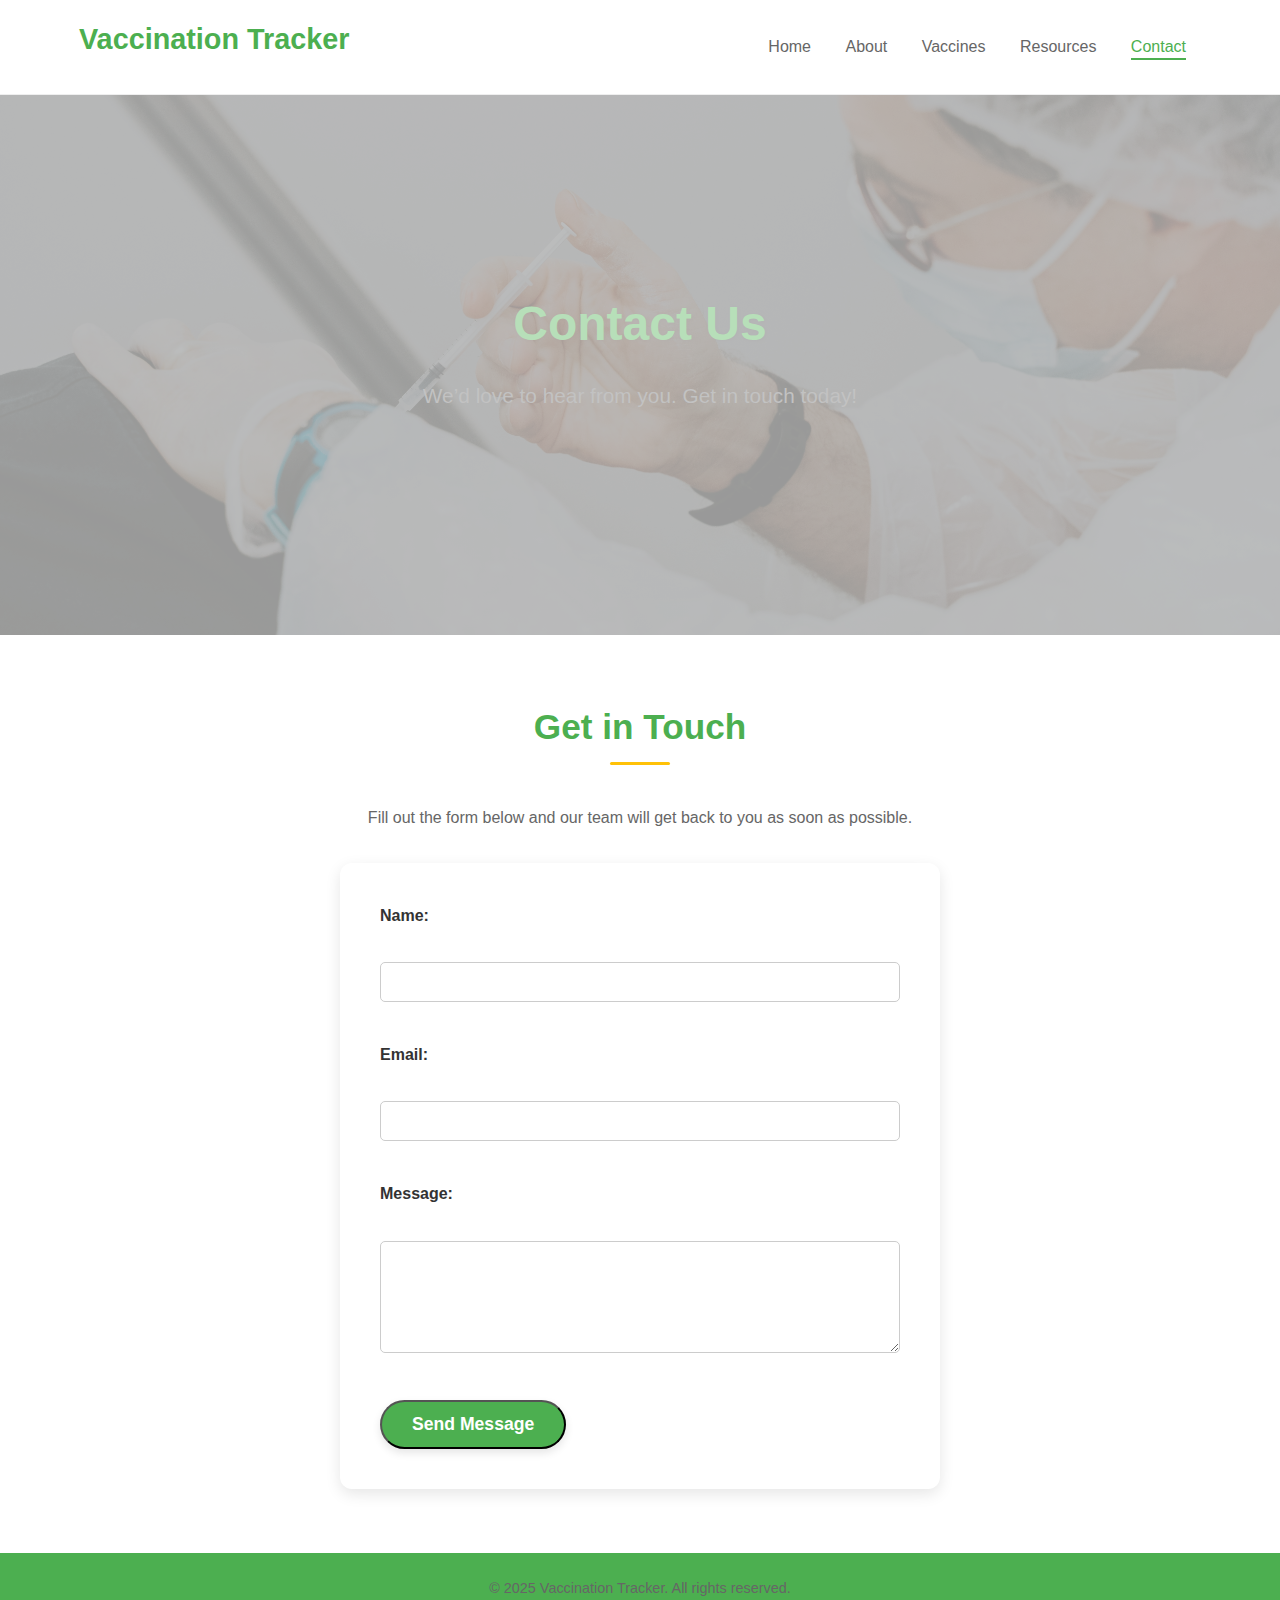
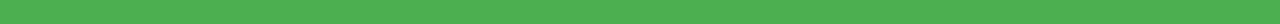
<file: contact.html>
<!DOCTYPE html>
<html lang="en">
<head>
  <meta charset="UTF-8">
  <meta name="viewport" content="width=device-width, initial-scale=1.0">
  <title>Contact | Vaccination Tracker</title>
  <link rel="stylesheet" href="css/style.css">
</head>
<body>
  <!-- ===== HEADER ===== -->
  <header>
    <div class="container">
      <h1>Vaccination Tracker</h1>
     <nav>
  <a href="index.html" >Home</a>
  <a href="about.html" >About</a>
  <a href="vaccines.html" >Vaccines</a>
  <a href="resources.html" >Resources</a>
  <a href="contact.html" class="active">Contact</a>
</nav>
    </div>
  </header>

  <!-- ===== HERO SECTION ===== -->
  <section class="hero" style="background: linear-gradient(rgba(0,0,0,0.6), rgba(0,0,0,0.6)),
              url('../assets/images/vaccine3.jpg') no-repeat center center/cover;">
    <div class="container">
      <h2>Contact Us</h2>
      <p>We’d love to hear from you. Get in touch today!</p>
    </div>
  </section>

  <!-- ===== CONTACT FORM ===== -->
  <section class="features">
    <div class="container">
      <h2>Get in Touch</h2>
      <p>Fill out the form below and our team will get back to you as soon as possible.</p>

      <form action="#" method="post" style="margin-top: 2rem; text-align: left; max-width: 600px; margin-left: auto; margin-right: auto;">
        <div style="margin-bottom: 1rem;">
          <label for="name">Name:</label><br>
          <input type="text" id="name" name="name" required style="width: 100%; padding: 10px; border-radius: 5px; border: 1px solid #ccc;">
        </div>
        <div style="margin-bottom: 1rem;">
          <label for="email">Email:</label><br>
          <input type="email" id="email" name="email" required style="width: 100%; padding: 10px; border-radius: 5px; border: 1px solid #ccc;">
        </div>
        <div style="margin-bottom: 1rem;">
          <label for="message">Message:</label><br>
          <textarea id="message" name="message" rows="5" required style="width: 100%; padding: 10px; border-radius: 5px; border: 1px solid #ccc;"></textarea>
        </div>
        <button type="submit" class="btn">Send Message</button>
      </form>
    </div>
  </section>

  <!-- ===== FOOTER ===== -->
  <footer>
    <p>&copy; 2025 Vaccination Tracker. All rights reserved.</p>
  </footer>
</body>
</html>
</file>
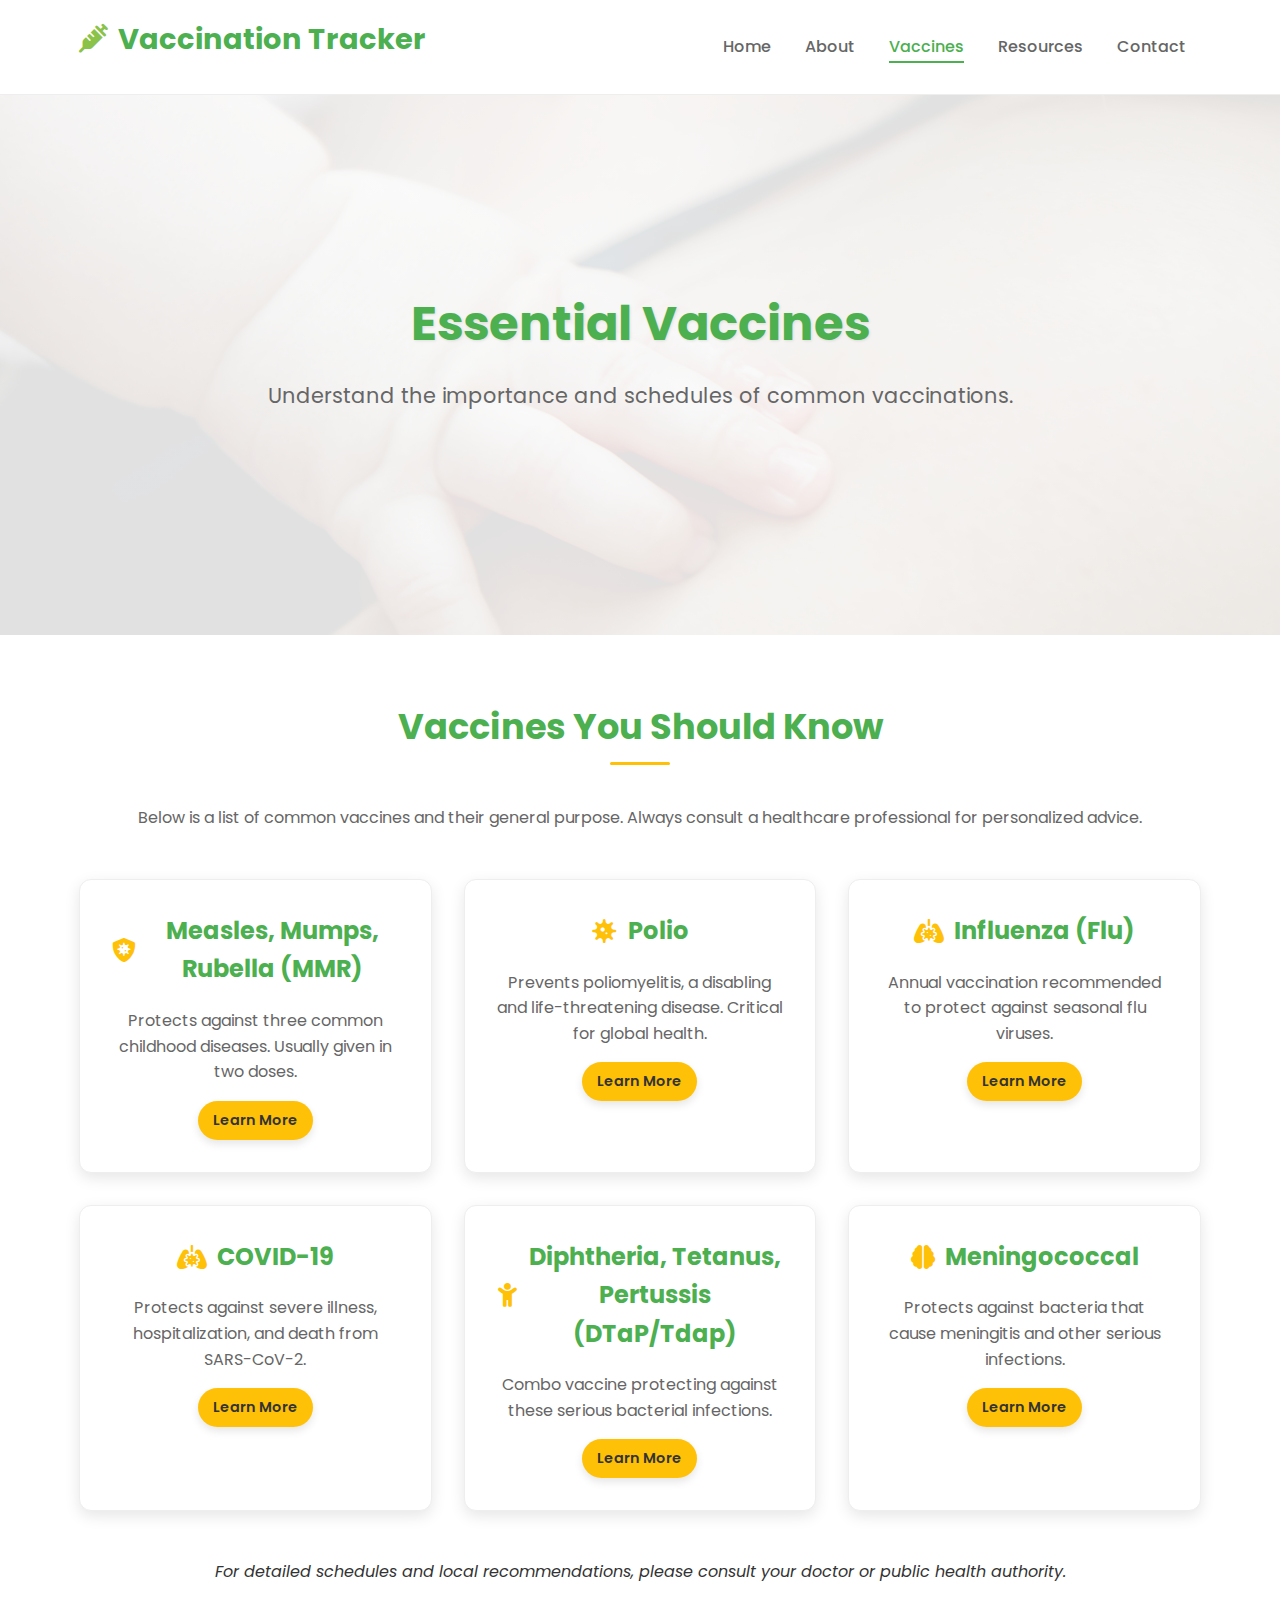
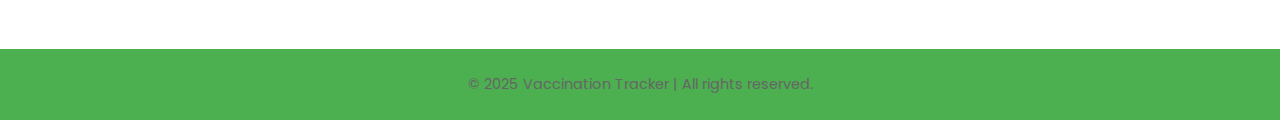
<file: vaccines.html>
<!DOCTYPE html>
<html lang="en">
<head>
  <meta charset="UTF-8">
  <meta name="viewport" content="width=device-width, initial-scale=1.0">
  <title>Vaccines | Vaccination Tracker</title>
  <link rel="stylesheet" href="css/style.css">
  <link href="https://fonts.googleapis.com/css2?family=Poppins:wght@400;500;600;700&display=swap" rel="stylesheet">
  <link rel="stylesheet" href="https://cdnjs.cloudflare.com/ajax/libs/font-awesome/6.0.0-beta3/css/all.min.css">
</head>
<body>
  <!-- Header (Consistent across all pages) -->
  <header>
    <div class="container">
      <h1><i class="fas fa-syringe icon"></i> Vaccination Tracker</h1>
        <nav>
  <a href="index.html" >Home</a>
  <a href="about.html" >About</a>
  <a href="vaccines.html" class="active">Vaccines</a>
  <a href="resources.html" >Resources</a>
  <a href="contact.html" >Contact</a>
</nav>
    </div>
  </header>

  <!-- Hero Section for Vaccines Page -->
  <section class="hero hero-vaccines">
    <div class="hero-overlay">
      <h2>Essential Vaccines</h2>
      <p>Understand the importance and schedules of common vaccinations.</p>
    </div>
  </section>

  <!-- Main Content: Vaccine List -->
  <section class="features">
    <div class="container">
      <h2>Vaccines You Should Know</h2>
      <p>Below is a list of common vaccines and their general purpose. Always consult a healthcare professional for personalized advice.</p>

      <div class="feature-grid">
        <div class="feature-card">
          <h3><i class="fas fa-shield-virus icon"></i> Measles, Mumps, Rubella (MMR)</h3>
          <p>Protects against three common childhood diseases. Usually given in two doses.</p>
          <a href="#" class="btn" style="margin-top: 1rem; padding: 8px 15px; font-size: 0.9rem; background-color: var(--accent-color); color: var(--text-color);">Learn More</a>
        </div>
        <div class="feature-card">
          <h3><i class="fas fa-virus icon"></i> Polio</h3>
          <p>Prevents poliomyelitis, a disabling and life-threatening disease. Critical for global health.</p>
          <a href="#" class="btn" style="margin-top: 1rem; padding: 8px 15px; font-size: 0.9rem; background-color: var(--accent-color); color: var(--text-color);">Learn More</a>
        </div>
        <div class="feature-card">
          <h3><i class="fas fa-lungs-virus icon"></i> Influenza (Flu)</h3>
          <p>Annual vaccination recommended to protect against seasonal flu viruses.</p>
          <a href="#" class="btn" style="margin-top: 1rem; padding: 8px 15px; font-size: 0.9rem; background-color: var(--accent-color); color: var(--text-color);">Learn More</a>
        </div>
        <div class="feature-card">
          <h3><i class="fas fa-lungs-virus icon"></i> COVID-19</h3>
          <p>Protects against severe illness, hospitalization, and death from SARS-CoV-2.</p>
          <a href="#" class="btn" style="margin-top: 1rem; padding: 8px 15px; font-size: 0.9rem; background-color: var(--accent-color); color: var(--text-color);">Learn More</a>
        </div>
        <div class="feature-card">
          <h3><i class="fas fa-child icon"></i> Diphtheria, Tetanus, Pertussis (DTaP/Tdap)</h3>
          <p>Combo vaccine protecting against these serious bacterial infections.</p>
          <a href="#" class="btn" style="margin-top: 1rem; padding: 8px 15px; font-size: 0.9rem; background-color: var(--accent-color); color: var(--text-color);">Learn More</a>
        </div>
        <div class="feature-card">
          <h3><i class="fas fa-brain icon"></i> Meningococcal</h3>
          <p>Protects against bacteria that cause meningitis and other serious infections.</p>
          <a href="#" class="btn" style="margin-top: 1rem; padding: 8px 15px; font-size: 0.9rem; background-color: var(--accent-color); color: var(--text-color);">Learn More</a>
        </div>
      </div>
      <p style="margin-top: 3rem; font-style: italic; color: var(--text-color);">For detailed schedules and local recommendations, please consult your doctor or public health authority.</p>
    </div>
  </section>

  <!-- Footer (Consistent across all pages) -->
  <footer>
    <p>&copy; 2025 Vaccination Tracker | All rights reserved.</p>
  </footer>
</body>
</html>
</file>
<file: css/style.css>
/* Reset */
* {
  margin: 0;
  padding: 0;
  box-sizing: border-box;
}

/* Variables for easier color management */
:root {
  --primary-color: #4CAF50; /* A fresh, light green */
  --secondary-color: #8BC34A; /* A complementary lighter green */
  --accent-color: #FFC107; /* A soft yellow for accents */
  --text-color: #333;
  --light-text-color: #666;
  --bg-light: #f8fcf8; /* Very light background */
  --bg-white: #ffffff;
  --shadow: rgba(0, 0, 0, 0.1);
}

/* General */
body {
  font-family: 'Poppins', sans-serif; /* Modern font */
  line-height: 1.6;
  color: var(--text-color);
  background-color: var(--bg-light);
  display: flex;
  flex-direction: column;
  min-height: 100vh;
}

.container {
  width: 90%;
  max-width: 1200px; /* Slightly wider container */
  margin: auto;
  padding: 0 15px;
}

h1, h2, h3 {
  color: var(--primary-color);
  margin-bottom: 1rem;
}

p {
  color: var(--light-text-color);
}

/* Header */
header {
  background: var(--bg-white);
  border-bottom: 1px solid #eee;
  padding: 1rem 0;
  box-shadow: 0 2px 5px var(--shadow);
}
header .container {
  display: flex;
  justify-content: space-between;
  align-items: center;
}
header h1 {
  font-size: 1.8rem;
  color: var(--primary-color);
  display: flex;
  align-items: center;
}
header h1 .icon {
  margin-right: 10px;
  color: var(--secondary-color);
}
nav a {
  margin: 0 15px;
  color: var(--light-text-color);
  text-decoration: none;
  font-weight: 500;
  transition: color 0.3s ease;
  position: relative;
}
nav a:hover,
nav a.active {
  color: var(--primary-color);
}
nav a.active::after {
  content: '';
  position: absolute;
  left: 0;
  bottom: -5px;
  width: 100%;
  height: 2px;
  background: var(--primary-color);
  transition: width 0.3s ease;
}

/* Hero Section */
.hero {
  background: linear-gradient(rgba(255, 255, 255, 0.7), rgba(255, 255, 255, 0.7)), 
              url('../assets/images/vaccine1.jpg') no-repeat center center/cover;
  color: var(--text-color);
  height: 60vh; /* Slightly reduced height */
  display: flex;
  align-items: center;
  justify-content: center;
  text-align: center;
  padding: 0 20px;
  position: relative;
  overflow: hidden;
}
.hero::before {
  content: '';
  position: absolute;
  top: 0;
  left: 0;
  width: 100%;
  height: 100%;
  background-color: rgba(255, 255, 255, 0.6); /* Lighter overlay */
  z-index: 1;
}
.hero .hero-overlay {
  position: relative;
  z-index: 2;
}
.hero h1, .hero h2 {
  font-size: 3rem; /* Larger hero text */
  margin-bottom: 1rem;
  color: var(--primary-color);
  text-shadow: 1px 1px 3px rgba(0,0,0,0.1);
}
.hero p {
  font-size: 1.3rem;
  margin-bottom: 2rem;
  color: var(--light-text-color);
}
.btn {
  display: inline-block;
  background: var(--primary-color);
  color: white;
  padding: 12px 28px;
  border-radius: 30px;
  text-decoration: none;
  font-weight: 600;
  transition: background 0.3s ease, transform 0.3s ease;
  box-shadow: 0 4px 8px var(--shadow);
}
.btn:hover {
  background: var(--secondary-color);
  transform: translateY(-2px);
}

/* Sections */
section {
  padding: 4rem 0;
  text-align: center;
}

/* Features */
.features {
  background-color: var(--bg-white);
}
.features h2 {
  margin-bottom: 2.5rem;
  font-size: 2.2rem;
  position: relative;
  padding-bottom: 10px;
}
.features h2::after {
  content: '';
  position: absolute;
  left: 50%;
  bottom: 0;
  transform: translateX(-50%);
  width: 60px;
  height: 3px;
  background-color: var(--accent-color);
  border-radius: 5px;
}
.feature-grid {
  display: grid;
  grid-template-columns: repeat(auto-fit, minmax(280px, 1fr));
  gap: 2rem;
  margin-top: 3rem;
}
.feature-card {
  background: var(--bg-white);
  padding: 2rem;
  border-radius: 12px;
  box-shadow: 0 5px 15px var(--shadow);
  transition: transform 0.3s ease, box-shadow 0.3s ease;
  border: 1px solid #eee;
}
.feature-card:hover {
  transform: translateY(-5px);
  box-shadow: 0 8px 20px var(--shadow);
}
.feature-card h3 {
  margin-bottom: 1.2rem;
  font-size: 1.5rem;
  color: var(--primary-color);
  display: flex;
  align-items: center;
  justify-content: center;
}
.feature-card h3 .icon {
  margin-right: 10px;
  color: var(--accent-color);
}
.feature-card p {
  font-size: 1rem;
  color: var(--light-text-color);
}

/* Contact Form Specifics */
form {
  margin-top: 2rem;
  text-align: left;
  max-width: 650px; /* Slightly wider form */
  margin-left: auto;
  margin-right: auto;
  background: var(--bg-white);
  padding: 2.5rem;
  border-radius: 12px;
  box-shadow: 0 5px 15px var(--shadow);
}
form label {
  display: block;
  margin-bottom: 0.5rem;
  font-weight: 600;
  color: var(--text-color);
}
form input[type="text"],
form input[type="email"],
form textarea {
  width: 100%;
  padding: 12px;
  border-radius: 8px;
  border: 1px solid #ddd;
  margin-bottom: 1.5rem;
  font-family: 'Poppins', sans-serif;
  font-size: 1rem;
  transition: border-color 0.3s ease;
}
form input[type="text"]:focus,
form input[type="email"]:focus,
form textarea:focus {
  outline: none;
  border-color: var(--primary-color);
  box-shadow: 0 0 0 3px rgba(76, 175, 80, 0.2);
}
form textarea {
  resize: vertical;
}
form .btn {
  width: auto;
  padding: 12px 30px;
  font-size: 1.1rem;
  cursor: pointer;
}

/* Footer */
footer {
  background: var(--primary-color);
  color: white;
  text-align: center;
  padding: 1.5rem;
  margin-top: auto;
  font-size: 0.9rem;
}

/* Responsive adjustments */
@media (max-width: 768px) {
  header .container {
    flex-direction: column;
    text-align: center;
  }
  header h1 {
    margin-bottom: 1rem;
  }
  nav a {
    margin: 0 8px;
    font-size: 0.9rem;
  }
  .hero h1, .hero h2 {
    font-size: 2.5rem;
  }
  .hero p {
    font-size: 1.1rem;
  }
  .features h2 {
    font-size: 1.8rem;
  }
  .feature-grid {
    grid-template-columns: 1fr;
  }
}

@media (max-width: 480px) {
  .hero h1, .hero h2 {
    font-size: 2rem;
  }
  .hero p {
    font-size: 1rem;
  }
  .feature-card h3 {
    font-size: 1.3rem;
  }
  .btn {
    padding: 10px 20px;
    font-size: 0.9rem;
  }
}
/* Specific Hero Backgrounds */
.hero-home {
  background: linear-gradient(rgba(255, 255, 255, 0.7), rgba(255, 255, 255, 0.7)), 
              url('../assets/images/vaccine1.jpg') no-repeat center center/cover;
}
.hero-about {
  background: linear-gradient(rgba(255, 255, 255, 0.7), rgba(255, 255, 255, 0.7)), 
              url('../assets/images/vaccine2.jpg') no-repeat center center/cover;
}
.hero-contact {
  background: linear-gradient(rgba(255, 255, 255, 0.7), rgba(255, 255, 255, 0.7)), 
              url('../assets/images/vaccine3.jpg') no-repeat center center/cover;
}
/* Add more for new pages */
.hero-vaccines {
  background: linear-gradient(rgba(255, 255, 255, 0.7), rgba(255, 255, 255, 0.7)), 
              url('../assets/images/vaccine4.jpg') no-repeat center center/cover;
}
.hero-resources {
  background: linear-gradient(rgba(255, 255, 255, 0.7), rgba(255, 255, 255, 0.7)), 
              url('../assets/images/vaccine5.jpg') no-repeat center center/cover;
}
</file>
